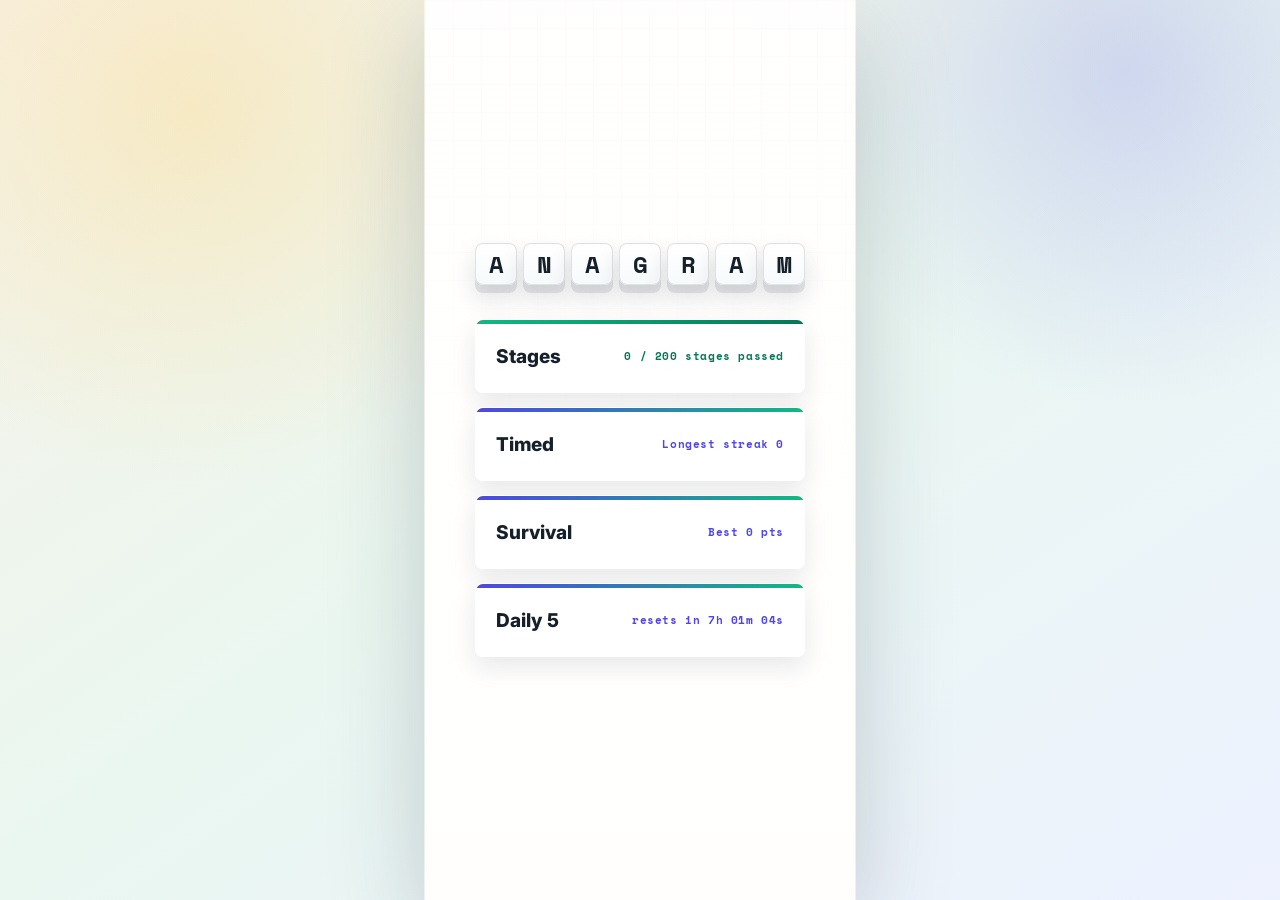
<file: index.html>
<!DOCTYPE html>
<html lang="en">
<head>
<meta charset="utf-8">
<meta name="viewport" content="width=device-width, initial-scale=1">
<title>Anagram</title>
<link rel="preconnect" href="https://fonts.googleapis.com">
<link href="https://fonts.googleapis.com/css2?family=Inter:wght@500;600;700;800&family=Space+Mono:wght@400;700&display=swap" rel="stylesheet">
<link rel="stylesheet" href="style.css">
</head>
<body>
<div id="app"></div>
<input id="kb-capture" type="text" autocomplete="off" autocorrect="off" autocapitalize="off" spellcheck="false" inputmode="text" enterkeyhint="done">
<script src="supplemental_words.js" defer></script>
<script src="words.js" defer></script>
<script src="share.js" defer></script>
<script src="game.js" defer></script>
<script src="render.js" defer></script>
<script src="main.js" defer></script>
</body>
</html>
</file>
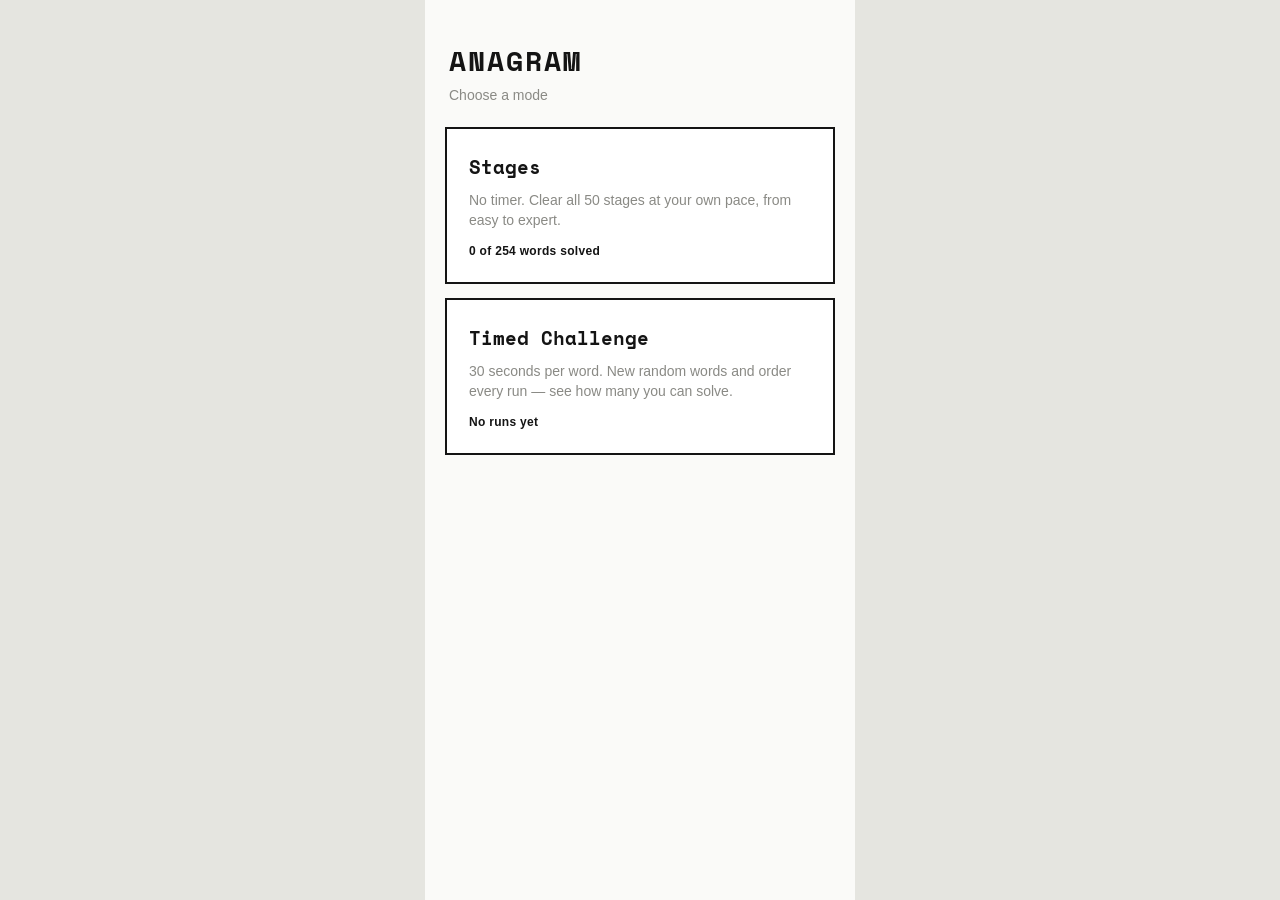
<file: Backup/v1/index.html>
<!DOCTYPE html>
<html lang="en">
<head>
<meta charset="utf-8">
<meta name="viewport" content="width=device-width, initial-scale=1">
<title>Anagram</title>
<link rel="preconnect" href="https://fonts.googleapis.com">
<link href="https://fonts.googleapis.com/css2?family=Space+Mono:wght@400;700&display=swap" rel="stylesheet">
<link rel="stylesheet" href="style.css">
</head>
<body>
<div id="app"></div>
<input id="kb-capture" type="text" autocomplete="off" autocorrect="off" autocapitalize="off" spellcheck="false" inputmode="text" enterkeyhint="done">
<script src="game.js"></script>
<script src="render.js"></script>
<script src="main.js"></script>
</body>
</html>
</file>
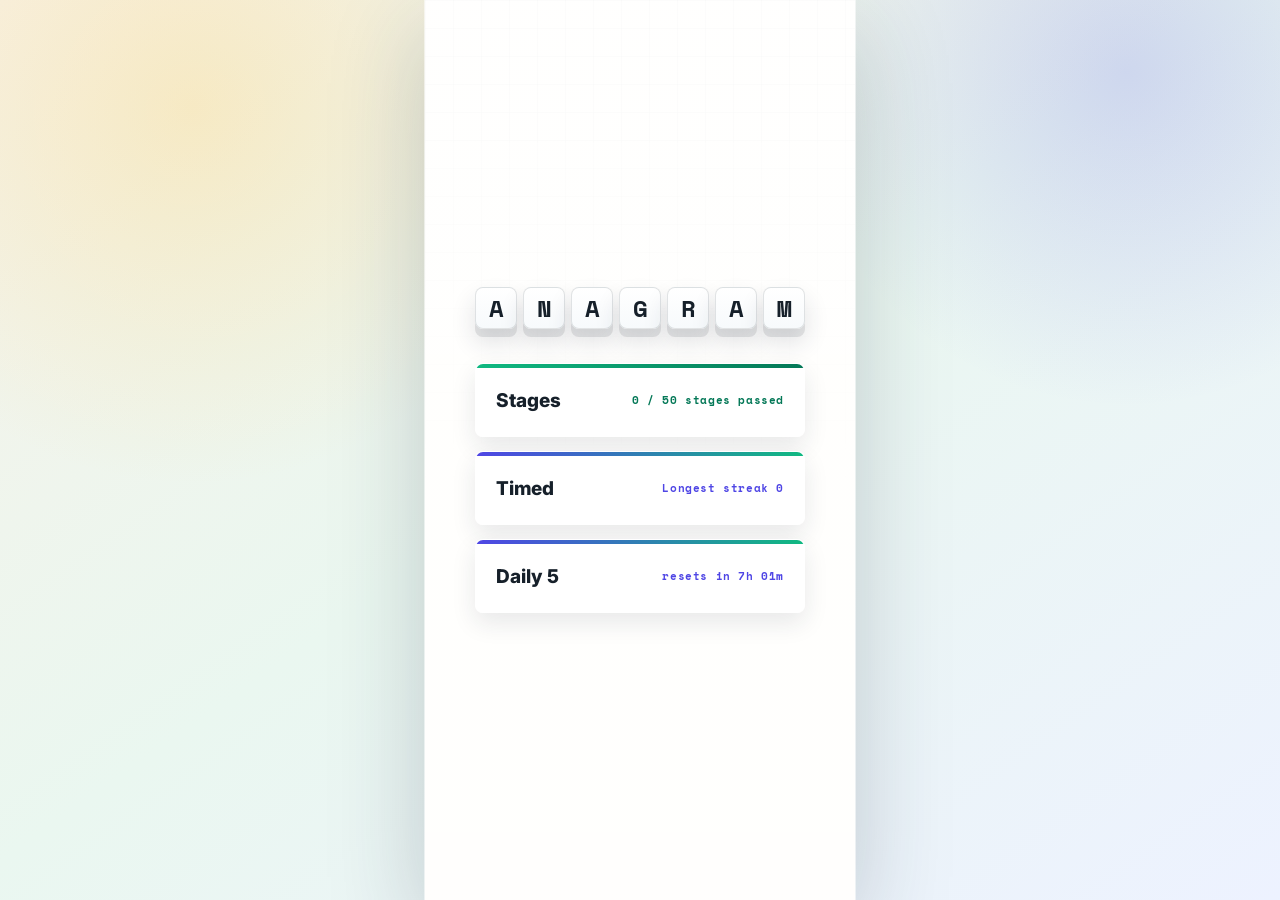
<file: Backup/v2/index.html>
<!DOCTYPE html>
<html lang="en">
<head>
<meta charset="utf-8">
<meta name="viewport" content="width=device-width, initial-scale=1">
<title>Anagram</title>
<link rel="preconnect" href="https://fonts.googleapis.com">
<link href="https://fonts.googleapis.com/css2?family=Inter:wght@500;600;700;800&family=Space+Mono:wght@400;700&display=swap" rel="stylesheet">
<link rel="stylesheet" href="style.css">
</head>
<body>
<div id="app"></div>
<input id="kb-capture" type="text" autocomplete="off" autocorrect="off" autocapitalize="off" spellcheck="false" inputmode="text" enterkeyhint="done">
<script src="game.js"></script>
<script src="render.js"></script>
<script src="main.js"></script>
</body>
</html>
</file>
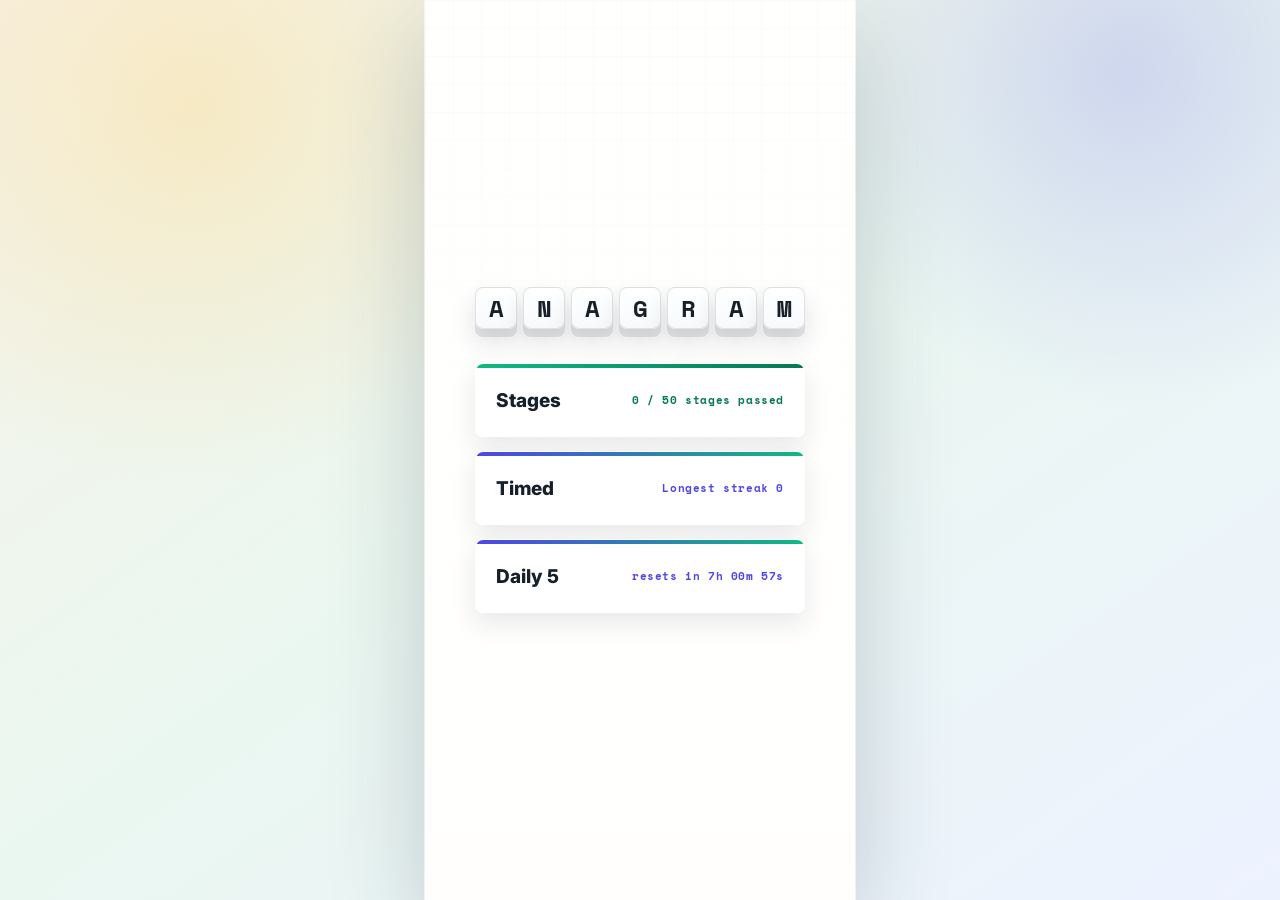
<file: Backup/v3/index.html>
<!DOCTYPE html>
<html lang="en">
<head>
<meta charset="utf-8">
<meta name="viewport" content="width=device-width, initial-scale=1">
<title>Anagram</title>
<link rel="preconnect" href="https://fonts.googleapis.com">
<link href="https://fonts.googleapis.com/css2?family=Inter:wght@500;600;700;800&family=Space+Mono:wght@400;700&display=swap" rel="stylesheet">
<link rel="stylesheet" href="style.css">
</head>
<body>
<div id="app"></div>
<input id="kb-capture" type="text" autocomplete="off" autocorrect="off" autocapitalize="off" spellcheck="false" inputmode="text" enterkeyhint="done">
<script src="supplemental_words.js"></script>
<script src="game.js"></script>
<script src="render.js"></script>
<script src="main.js"></script>
</body>
</html>
</file>
<file: style.css>
* { box-sizing: border-box; }

:root {
  --ink: #16202A;
  --muted: #697586;
  --soft: #94A3B8;
  --paper: #FFFDF7;
  --surface: rgba(255, 255, 255, 0.9);
  --surface-strong: #FFFFFF;
  --line: rgba(22, 32, 42, 0.1);
  --accent: #10B981;
  --accent-dark: #047857;
  --coral: #FF6B6B;
  --blue: #4F46E5;
  --gold: #F59E0B;
  --danger: #F43F5E;
  --shadow: 0 18px 45px rgba(32, 44, 63, 0.14);
  --shadow-soft: 0 10px 24px rgba(32, 44, 63, 0.1);
  --app-height: 100vh;
}

html, body {
  margin: 0;
  padding: 0;
  min-height: 100%;
  background:
    radial-gradient(circle at 15% 12%, rgba(255, 205, 86, 0.26), transparent 28%),
    radial-gradient(circle at 88% 8%, rgba(79, 70, 229, 0.18), transparent 24%),
    linear-gradient(145deg, #F7F2E8 0%, #EAF7F0 48%, #EDF2FF 100%);
}

body {
  font-family: Inter, Arial, Helvetica, sans-serif;
  color: var(--ink);
  -webkit-font-smoothing: antialiased;
}

button,
input {
  font: inherit;
}

#app {
  width: 100%;
  max-width: 430px;
  min-height: var(--app-height);
  margin: 0 auto;
  position: relative;
  color: var(--ink);
  overflow: hidden;
  background:
    linear-gradient(180deg, rgba(255,255,255,0.86), rgba(255,255,255,0.74)),
    var(--paper);
  box-shadow: 0 0 0 1px rgba(255,255,255,0.55), 0 30px 90px rgba(32, 44, 63, 0.22);
}

#app::before {
  content: "";
  position: absolute;
  inset: 0;
  pointer-events: none;
  background-image:
    linear-gradient(rgba(22, 32, 42, 0.035) 1px, transparent 1px),
    linear-gradient(90deg, rgba(22, 32, 42, 0.035) 1px, transparent 1px);
  background-size: 28px 28px;
  mask-image: linear-gradient(180deg, rgba(0,0,0,0.38), transparent 58%);
}

/* Invisible input used to summon the mobile on-screen keyboard. Kept in the
   viewport (not display:none) so browsers will actually focus it. */
#kb-capture {
  position: fixed;
  top: 0;
  left: 0;
  width: 1px;
  height: 1px;
  padding: 0;
  margin: 0;
  border: none;
  outline: none;
  opacity: 0;
  font-size: 16px;
  background: transparent;
  color: transparent;
  caret-color: transparent;
  z-index: -1;
}

.mono {
  font-family: 'Space Mono', monospace;
}

@keyframes wg-pop {
  0% { transform: translateY(12px) scale(0.94); opacity: 0; }
  100% { transform: translateY(0) scale(1); opacity: 1; }
}

/* ---------- Shared Screens ---------- */

.screen {
  display: flex;
  flex-direction: column;
  min-height: var(--app-height);
  position: relative;
  z-index: 1;
}

.play-screen {
  height: var(--app-height);
  overflow: hidden;
}

.screen-header {
  padding: 42px 24px 20px;
}

.app-title,
.screen-title {
  font-family: 'Space Mono', monospace;
  font-weight: 700;
  color: var(--ink);
}

.app-title {
  font-size: 30px;
  letter-spacing: 2px;
  display: inline-flex;
  align-items: center;
  gap: 10px;
}

.app-title::after {
  content: "";
  width: 11px;
  height: 11px;
  border-radius: 50%;
  background: var(--accent);
  box-shadow: 13px 0 0 var(--gold), 26px 0 0 var(--coral);
}

.app-subtitle {
  font-size: 14px;
  color: var(--muted);
  margin-top: 7px;
  font-weight: 600;
}

.back-link {
  font-size: 14px;
  font-weight: 800;
  color: var(--blue);
  cursor: pointer;
  margin: 0 0 16px;
  padding: 0;
  border: none;
  background: none;
  display: inline-block;
}

.screen-header .back-link {
  display: block;
  width: max-content;
}

.screen-title {
  font-size: 23px;
  letter-spacing: 1px;
}

/* ---------- Home ---------- */

.home-screen {
  align-items: center;
  justify-content: center;
  padding: 32px 24px;
}

.home-inner {
  width: 100%;
  max-width: 330px;
  display: flex;
  flex-direction: column;
  align-items: stretch;
  gap: 34px;
}

.home-title {
  display: grid;
  grid-template-columns: repeat(7, minmax(0, 1fr));
  gap: 6px;
  width: 100%;
}

.home-title-tile {
  aspect-ratio: 1;
  border: 1px solid rgba(22, 32, 42, 0.12);
  border-radius: 8px;
  background: linear-gradient(180deg, #FFFFFF, #F7FAFC);
  color: var(--ink);
  display: flex;
  align-items: center;
  justify-content: center;
  font-family: 'Space Mono', monospace;
  font-size: clamp(16px, 7vw, 24px);
  font-weight: 700;
  box-shadow: 0 8px 0 rgba(22, 32, 42, 0.1), 0 13px 24px rgba(32, 44, 63, 0.14);
}

.home-actions {
  display: flex;
  flex-direction: column;
  gap: 14px;
}

.home-choice {
  position: relative;
  width: 100%;
  min-height: 74px;
  border: 1px solid rgba(255,255,255,0.72);
  border-radius: 8px;
  background: var(--surface);
  color: var(--ink);
  cursor: pointer;
  display: flex;
  align-items: center;
  justify-content: space-between;
  gap: 16px;
  padding: 0 20px;
  text-align: left;
  box-shadow: 0 10px 24px rgba(32, 44, 63, 0.1);
  overflow: hidden;
  transition: transform 140ms ease, box-shadow 140ms ease;
}

.home-choice::before {
  content: "";
  position: absolute;
  inset: 0 0 auto 0;
  height: 4px;
  background: linear-gradient(90deg, var(--accent), var(--blue));
}

.home-choice.primary::before {
  background: linear-gradient(90deg, var(--accent), var(--accent-dark));
}

.home-choice:not(.primary)::before {
  background: linear-gradient(90deg, var(--blue), var(--accent));
}

.home-choice.completed {
  opacity: 0.76;
}

.home-choice.completed::before {
  background: var(--accent);
}

.home-choice-title {
  font-size: 19px;
  font-weight: 800;
}

.home-choice-meta {
  font-family: 'Space Mono', monospace;
  font-size: 11px;
  font-weight: 700;
  letter-spacing: 0.6px;
  color: var(--blue);
  text-align: right;
  line-height: 1.35;
}

.home-choice.primary .home-choice-meta {
  color: var(--accent-dark);
}

.home-choice:hover {
  transform: translateY(-1px);
  box-shadow: 0 14px 30px rgba(32, 44, 63, 0.14);
}

.home-choice:active {
  transform: translateY(1px);
}

.home-daily-complete {
  display: flex;
  flex-direction: column;
  gap: 8px;
}

.home-daily-row {
  display: grid;
  grid-template-columns: minmax(0, 1fr) auto;
  gap: 8px;
  align-items: center;
}

.home-daily-row .home-choice {
  min-width: 0;
}

.home-share-button {
  width: 52px;
  height: 38px;
  border: 1px solid rgba(255,255,255,0.72);
  border-radius: 8px;
  background: rgba(255,255,255,0.9);
  color: var(--accent-dark);
  cursor: pointer;
  font-size: 11px;
  font-weight: 800;
  box-shadow: 0 6px 14px rgba(32, 44, 63, 0.08);
  transition: transform 140ms ease, box-shadow 140ms ease, background 140ms ease;
}

.home-share-button:hover {
  background: rgba(255,255,255,1);
  transform: translateY(-1px);
  box-shadow: 0 10px 20px rgba(32, 44, 63, 0.12);
}

.home-share-button:active {
  transform: translateY(1px);
}

.home-share-status {
  font-family: 'Space Mono', monospace;
  font-size: 11px;
  font-weight: 700;
  color: var(--accent-dark);
  text-align: right;
}

/* ---------- Stage / Mode Select ---------- */

.stage-list {
  flex: 1;
  display: flex;
  flex-direction: column;
  padding: 4px 20px 22px;
  gap: 14px;
}

.stage-card,
.mode-card {
  position: relative;
  padding: 22px;
  background: var(--surface);
  border: 1px solid rgba(255,255,255,0.72);
  border-radius: 8px;
  box-shadow: var(--shadow-soft);
  overflow: hidden;
  transition: transform 160ms ease, box-shadow 160ms ease;
}

.stage-card {
  width: 100%;
  text-align: left;
  appearance: none;
  -webkit-appearance: none;
}

.stage-card:disabled {
  cursor: default;
}

.stage-card::before,
.mode-card::before {
  content: "";
  position: absolute;
  inset: 0 0 auto 0;
  height: 4px;
  background: linear-gradient(90deg, var(--accent), var(--blue), var(--coral));
}

.stage-card:hover,
.mode-card:hover {
  transform: translateY(-2px);
  box-shadow: var(--shadow);
}

.stage-card-top {
  display: flex;
  align-items: center;
  justify-content: space-between;
  margin-bottom: 10px;
}

.stage-card-label,
.stage-card-right,
.mode-card-meta,
.level-right,
.play-level-label {
  font-family: 'Space Mono', monospace;
  font-size: 12px;
  font-weight: 700;
  letter-spacing: 1px;
}

.stage-card-label {
  color: var(--muted);
}

.stage-card-right {
  padding: 5px 9px;
  border-radius: 999px;
  background: rgba(16, 185, 129, 0.1);
}

.stage-card-name {
  font-size: 19px;
  font-weight: 800;
  margin-bottom: 12px;
}

.progress-track {
  height: 8px;
  background: rgba(148, 163, 184, 0.18);
  border-radius: 999px;
  overflow: hidden;
}

.progress-fill {
  height: 100%;
  border-radius: inherit;
  box-shadow: inset 0 0 0 1px rgba(255,255,255,0.25);
}

.mode-card {
  padding: 25px 22px;
}

.mode-card-title {
  font-size: 20px;
  font-weight: 800;
  margin-bottom: 10px;
}

.mode-card-desc {
  font-size: 14px;
  color: var(--muted);
  line-height: 1.45;
  margin-bottom: 16px;
  font-weight: 600;
}

.mode-card-meta {
  color: var(--ink);
}

.stage-card-progress {
  font-size: 12px;
  color: var(--muted);
  margin-top: 9px;
  font-weight: 700;
}

/* ---------- Level Select ---------- */

.level-list {
  flex: 1;
  display: flex;
  flex-direction: column;
  padding-bottom: 18px;
}

.level-row {
  display: flex;
  align-items: center;
  gap: 15px;
  margin: 0 18px 10px;
  padding: 15px 16px;
  border: 1px solid rgba(255,255,255,0.72);
  border-radius: 8px;
  background: rgba(255,255,255,0.76);
  box-shadow: 0 8px 20px rgba(32, 44, 63, 0.08);
  text-align: left;
  appearance: none;
  -webkit-appearance: none;
  transition: transform 160ms ease, box-shadow 160ms ease;
}

.level-row:disabled {
  cursor: default;
}

.level-row:hover {
  transform: translateY(-1px);
  box-shadow: 0 12px 26px rgba(32, 44, 63, 0.11);
}

.level-badge {
  width: 48px;
  height: 48px;
  min-width: 48px;
  display: flex;
  align-items: center;
  justify-content: center;
  font-family: 'Space Mono', monospace;
  font-size: 18px;
  font-weight: 700;
  border-radius: 8px;
  box-shadow: inset 0 -3px 0 rgba(0,0,0,0.12);
}

.level-info {
  flex: 1;
  min-width: 0;
}

.level-clue {
  font-size: 15px;
  font-weight: 800;
  line-height: 1.25;
}

.level-meta {
  font-size: 12px;
  color: var(--muted);
  margin-top: 4px;
  letter-spacing: 0.2px;
  font-weight: 700;
}

.level-right {
  white-space: nowrap;
}

/* ---------- Play Level ---------- */

.play-header {
  display: flex;
  align-items: center;
  justify-content: space-between;
  gap: 12px;
  padding: 21px 20px 0;
}

.play-header .back-link {
  margin-bottom: 0;
  padding: 6px 0;
}

.play-level-label {
  color: var(--muted);
  text-align: right;
}

.play-timer {
  font-family: 'Space Mono', monospace;
  font-size: 16px;
  font-weight: 700;
  min-width: 38px;
  text-align: right;
}

.timer-track {
  height: 7px;
  background: rgba(148, 163, 184, 0.18);
  margin: 14px 20px 0;
  border-radius: 999px;
  overflow: hidden;
}

.timer-fill {
  height: 100%;
  border-radius: inherit;
  transition: width 1s linear;
}

.play-body {
  flex: 1;
  min-height: 0;
  display: flex;
  flex-direction: column;
  align-items: center;
  justify-content: center;
  padding: 20px 24px 18px;
  overflow-y: auto;
  -webkit-overflow-scrolling: touch;
  overscroll-behavior: contain;
}

.clue-label {
  font-family: 'Space Mono', monospace;
  font-size: 12px;
  font-weight: 700;
  letter-spacing: 1.5px;
  color: var(--accent-dark);
  margin-bottom: 10px;
  padding: 5px 10px;
  border-radius: 999px;
  background: rgba(16, 185, 129, 0.11);
}

.clue-text {
  font-size: 23px;
  font-weight: 800;
  text-align: center;
  line-height: 1.25;
  margin-bottom: 42px;
  max-width: 340px;
}

.slots-row {
  display: flex;
  justify-content: center;
  flex-wrap: nowrap;
  margin-bottom: 46px;
}

.tile {
  display: flex;
  align-items: center;
  justify-content: center;
  font-family: 'Space Mono', monospace;
  font-weight: 700;
  border: 1px solid rgba(22, 32, 42, 0.12);
  user-select: none;
}

.slot-tile {
  background: rgba(255,255,255,0.74);
  color: var(--ink);
  box-shadow: inset 0 0 0 2px rgba(22, 32, 42, 0.04), 0 8px 18px rgba(32, 44, 63, 0.08);
}

.slot-tile.filled {
  background: linear-gradient(145deg, #1F2937, #111827);
  color: #FFFFFF;
  cursor: pointer;
  box-shadow: 0 12px 24px rgba(17, 24, 39, 0.22), inset 0 1px 0 rgba(255,255,255,0.16);
}

.slot-tile.correct {
  cursor: default;
  color: #FFFFFF;
}

.hint-text {
  font-size: 12px;
  color: var(--muted);
  margin-bottom: 12px;
  letter-spacing: 0.2px;
  font-weight: 700;
}

.arcade-meta {
  width: min(100%, 280px);
  display: flex;
  justify-content: space-between;
  gap: 12px;
  color: var(--blue);
  font-family: 'Space Mono', monospace;
  font-size: 12px;
  font-weight: 700;
  letter-spacing: 0.5px;
  margin-bottom: 12px;
}

.arcade-bonus {
  min-height: 22px;
  color: var(--accent-dark);
  font-family: 'Space Mono', monospace;
  font-size: 13px;
  font-weight: 700;
  margin-bottom: 10px;
  animation: wg-pop 160ms ease-out;
}

.play-actions {
  display: flex;
  align-items: center;
  justify-content: center;
  gap: 10px;
  margin-bottom: 16px;
}

.shuffle-button {
  border: 1px solid rgba(22, 32, 42, 0.12);
  border-radius: 8px;
  background: rgba(255,255,255,0.86);
  color: var(--blue);
  cursor: pointer;
  font-family: 'Space Mono', monospace;
  font-size: 12px;
  font-weight: 700;
  letter-spacing: 1px;
  margin-bottom: 16px;
  min-height: 36px;
  padding: 0 16px;
  box-shadow: 0 8px 18px rgba(32, 44, 63, 0.08);
  transition: transform 120ms ease, box-shadow 120ms ease, color 120ms ease;
}

.play-actions .shuffle-button {
  margin-bottom: 0;
}

.shuffle-button.secondary {
  color: var(--muted);
}

.skip-penalty {
  color: var(--coral);
  font-family: 'Space Mono', monospace;
  font-size: 12px;
  font-weight: 700;
  line-height: 1;
}

.shuffle-button:hover {
  color: var(--accent-dark);
  transform: translateY(-1px);
  box-shadow: 0 11px 22px rgba(32, 44, 63, 0.11);
}

.shuffle-button:active {
  transform: translateY(1px);
  box-shadow: 0 5px 14px rgba(32, 44, 63, 0.08);
}

.tiles-row {
  display: flex;
  justify-content: center;
  flex-wrap: nowrap;
  flex: 0 0 auto;
}

.bank-tile {
  background: linear-gradient(180deg, #FFFFFF, #F7FAFC);
  color: var(--ink);
  cursor: pointer;
  box-shadow: 0 9px 0 rgba(22, 32, 42, 0.1), 0 14px 24px rgba(32, 44, 63, 0.14);
  transition: transform 120ms ease, box-shadow 120ms ease, opacity 120ms ease;
}

.bank-tile:hover {
  transform: translateY(-2px);
  box-shadow: 0 11px 0 rgba(22, 32, 42, 0.1), 0 18px 30px rgba(32, 44, 63, 0.16);
}

.bank-tile:active {
  transform: translateY(5px);
  box-shadow: 0 4px 0 rgba(22, 32, 42, 0.1), 0 8px 18px rgba(32, 44, 63, 0.12);
}

.bank-tile.used {
  opacity: 0.18;
  pointer-events: none;
  transform: translateY(5px);
  box-shadow: none;
}

.survival-play .play-body {
  justify-content: flex-start;
  padding-bottom: max(22px, env(safe-area-inset-bottom));
}

.survival-play .tiles-row {
  padding-bottom: 8px;
}

/* ---------- Modals ---------- */

.modal-overlay {
  position: absolute;
  inset: 0;
  background: rgba(15, 23, 42, 0.48);
  backdrop-filter: blur(10px);
  display: flex;
  align-items: center;
  justify-content: center;
  padding: 24px;
  z-index: 3;
}

.modal-card {
  background: rgba(255,255,255,0.94);
  border: 1px solid rgba(255,255,255,0.72);
  border-radius: 8px;
  padding: 36px 28px;
  width: 100%;
  max-width: 320px;
  text-align: center;
  animation: wg-pop 0.25s ease;
  box-shadow: var(--shadow);
}

.modal-icon {
  width: 58px;
  height: 58px;
  margin: 0 auto 18px;
  display: flex;
  align-items: center;
  justify-content: center;
  color: #FFFFFF;
  font-size: 26px;
  font-weight: 800;
  border-radius: 8px;
  box-shadow: 0 14px 26px rgba(16, 185, 129, 0.28);
}

.modal-title {
  font-size: 21px;
  font-weight: 800;
  margin-bottom: 8px;
}

.modal-word {
  font-family: 'Space Mono', monospace;
  font-size: 18px;
  font-weight: 700;
  letter-spacing: 2px;
  color: var(--muted);
  margin-bottom: 26px;
}

.btn-primary {
  background: linear-gradient(135deg, #111827, #273449);
  color: #FFFFFF;
  font-size: 15px;
  font-weight: 800;
  padding: 16px;
  cursor: pointer;
  border: none;
  border-radius: 8px;
  width: 100%;
  box-shadow: 0 12px 24px rgba(17, 24, 39, 0.22);
  transition: transform 140ms ease, box-shadow 140ms ease;
}

.btn-primary:hover {
  transform: translateY(-1px);
  box-shadow: 0 16px 30px rgba(17, 24, 39, 0.26);
}

.btn-primary:active {
  transform: translateY(1px);
}

/* ---------- Stage Complete / All Done ---------- */

.center-screen {
  min-height: var(--app-height);
  display: flex;
  flex-direction: column;
  align-items: center;
  justify-content: center;
  padding: 24px;
  text-align: center;
  position: relative;
  z-index: 1;
}

@media (max-height: 640px) {
  .play-header {
    padding: 12px 16px 0;
  }

  .play-header .back-link {
    padding: 3px 0;
  }

  .play-level-label,
  .play-timer {
    font-size: 13px;
  }

  .timer-track {
    height: 5px;
    margin: 8px 16px 0;
  }

  .play-body {
    justify-content: flex-start;
    padding: 8px 16px 10px;
  }

  .survival-play .play-body {
    padding-bottom: max(18px, env(safe-area-inset-bottom));
  }

  .clue-label {
    font-size: 10px;
    margin-bottom: 6px;
    padding: 4px 8px;
  }

  .clue-text {
    font-size: 18px;
    line-height: 1.18;
    margin-bottom: 14px;
    max-width: 320px;
  }

  .slots-row {
    margin-bottom: 16px;
  }

  .hint-text {
    font-size: 11px;
    margin-bottom: 8px;
  }

  .arcade-meta {
    font-size: 10px;
    margin-bottom: 6px;
  }

  .arcade-bonus {
    min-height: 16px;
    font-size: 11px;
    margin-bottom: 5px;
  }

  .play-actions {
    gap: 8px;
    margin-bottom: 10px;
  }

  .shuffle-button {
    font-size: 11px;
    min-height: 31px;
    margin-bottom: 10px;
    padding: 0 12px;
  }
}

@media (max-height: 560px) {
  .survival-play .play-header {
    padding-top: 8px;
  }

  .survival-play .timer-track {
    margin-top: 6px;
  }

  .survival-play .play-body {
    padding-top: 6px;
    gap: 0;
  }

  .survival-play .clue-label {
    margin-bottom: 5px;
  }

  .survival-play .clue-text {
    font-size: 16px;
    line-height: 1.14;
    margin-bottom: 10px;
  }

  .survival-play .slots-row {
    margin-bottom: 12px;
  }

  .survival-play .hint-text {
    margin-bottom: 6px;
  }

  .survival-play .play-actions {
    margin-bottom: 8px;
  }
}

.center-icon {
  width: 66px;
  height: 66px;
  margin-bottom: 22px;
  display: flex;
  align-items: center;
  justify-content: center;
  color: #FFFFFF;
  font-size: 30px;
  font-weight: 800;
  border-radius: 8px;
  box-shadow: 0 14px 30px rgba(16, 185, 129, 0.3);
}

.center-eyebrow {
  font-family: 'Space Mono', monospace;
  font-size: 12px;
  font-weight: 700;
  letter-spacing: 1.5px;
  color: var(--accent-dark);
  margin-bottom: 10px;
}

.center-title {
  font-size: 23px;
  font-weight: 800;
  margin-bottom: 32px;
}

.center-title-mono {
  font-family: 'Space Mono', monospace;
  font-size: 28px;
  font-weight: 700;
  margin-bottom: 10px;
  letter-spacing: 1px;
}

.center-desc {
  font-size: 14px;
  color: var(--muted);
  margin-bottom: 32px;
  max-width: 280px;
  font-weight: 600;
  line-height: 1.45;
}

.center-answer {
  font-family: 'Space Mono', monospace;
  font-size: 14px;
  font-weight: 700;
  letter-spacing: 1px;
  color: var(--ink);
  margin: 0 0 16px;
}

.share-status {
  font-family: 'Space Mono', monospace;
  font-size: 12px;
  font-weight: 700;
  color: var(--accent-dark);
  margin: -2px 0 18px;
}

.btn-primary.inline {
  padding: 16px 28px;
  width: auto;
  min-width: 168px;
}

@media (max-width: 360px) {
  .screen-header {
    padding-left: 20px;
    padding-right: 20px;
  }

  .stage-list {
    padding-left: 16px;
    padding-right: 16px;
  }

  .clue-text {
    font-size: 21px;
  }
}
</file>
<file: Backup/v1/style.css>
* { box-sizing: border-box; }

html, body {
  margin: 0;
  padding: 0;
  background: #E5E5E0;
}

body {
  font-family: Arial, Helvetica, sans-serif;
  color: #141414;
}

#app {
  width: 100%;
  max-width: 430px;
  min-height: 100vh;
  margin: 0 auto;
  position: relative;
  background: #FAFAF8;
  color: #141414;
  overflow: hidden;
}

/* Invisible input used to summon the mobile on-screen keyboard. Kept in the
   viewport (not display:none) so browsers will actually focus it. */
#kb-capture {
  position: fixed;
  top: 0;
  left: 0;
  width: 1px;
  height: 1px;
  padding: 0;
  margin: 0;
  border: none;
  outline: none;
  opacity: 0;
  font-size: 16px;
  background: transparent;
  color: transparent;
  caret-color: transparent;
  z-index: -1;
}

.mono {
  font-family: 'Space Mono', monospace;
}

@keyframes wg-pop {
  0% { transform: scale(0.85); opacity: 0; }
  100% { transform: scale(1); opacity: 1; }
}

/* ---------- Stage Select ---------- */

.screen {
  display: flex;
  flex-direction: column;
  min-height: 100vh;
}

.screen-header {
  padding: 40px 24px 20px;
}

.app-title {
  font-family: 'Space Mono', monospace;
  font-size: 28px;
  font-weight: 700;
  letter-spacing: 2px;
}

.app-subtitle {
  font-size: 14px;
  color: #8A8A85;
  margin-top: 6px;
}

.stage-list {
  flex: 1;
  display: flex;
  flex-direction: column;
  padding: 4px 20px 20px;
  gap: 14px;
}

.stage-card {
  padding: 22px;
  background: #FFFFFF;
  border: 2px solid #141414;
}

.stage-card-top {
  display: flex;
  align-items: center;
  justify-content: space-between;
  margin-bottom: 10px;
}

.stage-card-label {
  font-family: 'Space Mono', monospace;
  font-size: 12px;
  font-weight: 700;
  letter-spacing: 1.5px;
  color: #8A8A85;
}

.stage-card-right {
  font-size: 12px;
  font-weight: 700;
}

.stage-card-name {
  font-size: 19px;
  font-weight: 700;
  margin-bottom: 10px;
}

.progress-track {
  height: 6px;
  background: #ECECE8;
  overflow: hidden;
}

.progress-fill {
  height: 100%;
}

/* ---------- Mode Select ---------- */

.mode-card {
  padding: 24px 22px;
  background: #FFFFFF;
  border: 2px solid #141414;
}

.mode-card-title {
  font-family: 'Space Mono', monospace;
  font-size: 19px;
  font-weight: 700;
  margin-bottom: 10px;
}

.mode-card-desc {
  font-size: 14px;
  color: #8A8A85;
  line-height: 1.4;
  margin-bottom: 14px;
}

.mode-card-meta {
  font-size: 12px;
  font-weight: 700;
  letter-spacing: 0.3px;
  color: #141414;
}

.stage-card-progress {
  font-size: 12px;
  color: #A3A39C;
  margin-top: 8px;
}

/* ---------- Level Select ---------- */

.back-link {
  font-size: 14px;
  font-weight: 700;
  color: #8A8A85;
  cursor: pointer;
  margin-bottom: 14px;
  display: inline-block;
}

.screen-title {
  font-family: 'Space Mono', monospace;
  font-size: 22px;
  font-weight: 700;
  letter-spacing: 1px;
}

.level-list {
  flex: 1;
  display: flex;
  flex-direction: column;
}

.level-row {
  display: flex;
  align-items: center;
  gap: 16px;
  padding: 18px 24px;
  border-bottom: 1px solid #ECECE8;
}

.level-badge {
  width: 48px;
  height: 48px;
  min-width: 48px;
  display: flex;
  align-items: center;
  justify-content: center;
  font-family: 'Space Mono', monospace;
  font-size: 19px;
  font-weight: 700;
}

.level-info {
  flex: 1;
  min-width: 0;
}

.level-clue {
  font-size: 15px;
  font-weight: 700;
}

.level-meta {
  font-size: 12px;
  color: #A3A39C;
  margin-top: 3px;
  letter-spacing: 0.3px;
}

.level-right {
  font-size: 12px;
  font-weight: 700;
  letter-spacing: 0.5px;
  white-space: nowrap;
}

/* ---------- Play Level ---------- */

.play-header {
  display: flex;
  align-items: center;
  justify-content: space-between;
  padding: 20px 20px 0;
}

.play-header .back-link {
  margin-bottom: 0;
  padding: 6px 0;
}

.play-level-label {
  font-family: 'Space Mono', monospace;
  font-size: 13px;
  font-weight: 700;
  letter-spacing: 1px;
  color: #8A8A85;
}

.play-timer {
  font-family: 'Space Mono', monospace;
  font-size: 16px;
  font-weight: 700;
  min-width: 32px;
  text-align: right;
}

.timer-track {
  height: 3px;
  background: #ECECE8;
  margin: 12px 20px 0;
}

.timer-fill {
  height: 100%;
  transition: width 1s linear;
}

.play-body {
  flex: 1;
  display: flex;
  flex-direction: column;
  align-items: center;
  justify-content: center;
  padding: 20px 24px 0;
}

.clue-label {
  font-size: 12px;
  font-weight: 700;
  letter-spacing: 1.5px;
  color: #A3A39C;
  margin-bottom: 10px;
}

.clue-text {
  font-size: 22px;
  font-weight: 700;
  text-align: center;
  line-height: 1.3;
  margin-bottom: 44px;
  max-width: 340px;
}

.slots-row {
  display: flex;
  justify-content: center;
  flex-wrap: nowrap;
  margin-bottom: 48px;
}

.tile {
  display: flex;
  align-items: center;
  justify-content: center;
  font-family: 'Space Mono', monospace;
  font-weight: 700;
  border: 2px solid #141414;
}

.slot-tile {
  background: #FFFFFF;
  color: #141414;
}

.slot-tile.filled {
  background: #141414;
  color: #FFFFFF;
  cursor: pointer;
}

.slot-tile.correct {
  cursor: default;
}

.hint-text {
  font-size: 12px;
  color: #A3A39C;
  margin-bottom: 16px;
  letter-spacing: 0.3px;
}

.tiles-row {
  display: flex;
  justify-content: center;
  flex-wrap: nowrap;
}

.bank-tile {
  background: #FFFFFF;
  color: #141414;
  cursor: pointer;
}

.bank-tile.used {
  opacity: 0.15;
  pointer-events: none;
}

/* ---------- Modals ---------- */

.modal-overlay {
  position: absolute;
  inset: 0;
  background: rgba(20, 20, 20, 0.6);
  display: flex;
  align-items: center;
  justify-content: center;
  padding: 24px;
}

.modal-card {
  background: #FFFFFF;
  padding: 36px 28px;
  width: 100%;
  max-width: 320px;
  text-align: center;
  animation: wg-pop 0.25s ease;
}

.modal-icon {
  width: 56px;
  height: 56px;
  margin: 0 auto 18px;
  display: flex;
  align-items: center;
  justify-content: center;
  color: #FFFFFF;
  font-size: 26px;
  font-weight: 700;
}

.modal-title {
  font-size: 20px;
  font-weight: 700;
  margin-bottom: 8px;
}

.modal-word {
  font-family: 'Space Mono', monospace;
  font-size: 18px;
  font-weight: 700;
  letter-spacing: 2px;
  color: #8A8A85;
  margin-bottom: 26px;
}

.btn-primary {
  background: #141414;
  color: #FFFFFF;
  font-size: 15px;
  font-weight: 700;
  padding: 16px;
  cursor: pointer;
  border: none;
  width: 100%;
}

/* ---------- Stage Complete / All Done ---------- */

.center-screen {
  min-height: 100vh;
  display: flex;
  flex-direction: column;
  align-items: center;
  justify-content: center;
  padding: 24px;
  text-align: center;
}

.center-icon {
  width: 64px;
  height: 64px;
  margin-bottom: 22px;
  display: flex;
  align-items: center;
  justify-content: center;
  color: #FFFFFF;
  font-size: 30px;
  font-weight: 700;
}

.center-eyebrow {
  font-family: 'Space Mono', monospace;
  font-size: 12px;
  font-weight: 700;
  letter-spacing: 1.5px;
  color: #A3A39C;
  margin-bottom: 10px;
}

.center-title {
  font-size: 22px;
  font-weight: 700;
  margin-bottom: 32px;
}

.center-title-mono {
  font-family: 'Space Mono', monospace;
  font-size: 24px;
  font-weight: 700;
  margin-bottom: 10px;
  letter-spacing: 1px;
}

.center-desc {
  font-size: 14px;
  color: #8A8A85;
  margin-bottom: 32px;
  max-width: 280px;
}

.btn-primary.inline {
  padding: 16px 28px;
  width: auto;
}
</file>
<file: Backup/v2/style.css>
* { box-sizing: border-box; }

:root {
  --ink: #16202A;
  --muted: #697586;
  --soft: #94A3B8;
  --paper: #FFFDF7;
  --surface: rgba(255, 255, 255, 0.9);
  --surface-strong: #FFFFFF;
  --line: rgba(22, 32, 42, 0.1);
  --accent: #10B981;
  --accent-dark: #047857;
  --coral: #FF6B6B;
  --blue: #4F46E5;
  --gold: #F59E0B;
  --shadow: 0 18px 45px rgba(32, 44, 63, 0.14);
  --shadow-soft: 0 10px 24px rgba(32, 44, 63, 0.1);
}

html, body {
  margin: 0;
  padding: 0;
  min-height: 100%;
  background:
    radial-gradient(circle at 15% 12%, rgba(255, 205, 86, 0.26), transparent 28%),
    radial-gradient(circle at 88% 8%, rgba(79, 70, 229, 0.18), transparent 24%),
    linear-gradient(145deg, #F7F2E8 0%, #EAF7F0 48%, #EDF2FF 100%);
}

body {
  font-family: Inter, Arial, Helvetica, sans-serif;
  color: var(--ink);
  -webkit-font-smoothing: antialiased;
}

button,
input {
  font: inherit;
}

#app {
  width: 100%;
  max-width: 430px;
  min-height: 100vh;
  margin: 0 auto;
  position: relative;
  color: var(--ink);
  overflow: hidden;
  background:
    linear-gradient(180deg, rgba(255,255,255,0.86), rgba(255,255,255,0.74)),
    var(--paper);
  box-shadow: 0 0 0 1px rgba(255,255,255,0.55), 0 30px 90px rgba(32, 44, 63, 0.22);
}

#app::before {
  content: "";
  position: absolute;
  inset: 0;
  pointer-events: none;
  background-image:
    linear-gradient(rgba(22, 32, 42, 0.035) 1px, transparent 1px),
    linear-gradient(90deg, rgba(22, 32, 42, 0.035) 1px, transparent 1px);
  background-size: 28px 28px;
  mask-image: linear-gradient(180deg, rgba(0,0,0,0.38), transparent 58%);
}

/* Invisible input used to summon the mobile on-screen keyboard. Kept in the
   viewport (not display:none) so browsers will actually focus it. */
#kb-capture {
  position: fixed;
  top: 0;
  left: 0;
  width: 1px;
  height: 1px;
  padding: 0;
  margin: 0;
  border: none;
  outline: none;
  opacity: 0;
  font-size: 16px;
  background: transparent;
  color: transparent;
  caret-color: transparent;
  z-index: -1;
}

.mono {
  font-family: 'Space Mono', monospace;
}

@keyframes wg-pop {
  0% { transform: translateY(12px) scale(0.94); opacity: 0; }
  100% { transform: translateY(0) scale(1); opacity: 1; }
}

/* ---------- Shared Screens ---------- */

.screen {
  display: flex;
  flex-direction: column;
  min-height: 100vh;
  position: relative;
  z-index: 1;
}

.screen-header {
  padding: 42px 24px 20px;
}

.app-title,
.screen-title {
  font-family: 'Space Mono', monospace;
  font-weight: 700;
  color: var(--ink);
}

.app-title {
  font-size: 30px;
  letter-spacing: 2px;
  display: inline-flex;
  align-items: center;
  gap: 10px;
}

.app-title::after {
  content: "";
  width: 11px;
  height: 11px;
  border-radius: 50%;
  background: var(--accent);
  box-shadow: 13px 0 0 var(--gold), 26px 0 0 var(--coral);
}

.app-subtitle {
  font-size: 14px;
  color: var(--muted);
  margin-top: 7px;
  font-weight: 600;
}

.back-link {
  font-size: 14px;
  font-weight: 800;
  color: var(--blue);
  cursor: pointer;
  margin-bottom: 16px;
  display: inline-block;
}

.screen-header .back-link {
  display: block;
  width: max-content;
}

.screen-title {
  font-size: 23px;
  letter-spacing: 1px;
}

/* ---------- Home ---------- */

.home-screen {
  align-items: center;
  justify-content: center;
  padding: 32px 24px;
}

.home-inner {
  width: 100%;
  max-width: 330px;
  display: flex;
  flex-direction: column;
  align-items: stretch;
  gap: 34px;
}

.home-title {
  display: grid;
  grid-template-columns: repeat(7, minmax(0, 1fr));
  gap: 6px;
  width: 100%;
}

.home-title-tile {
  aspect-ratio: 1;
  border: 1px solid rgba(22, 32, 42, 0.12);
  border-radius: 8px;
  background: linear-gradient(180deg, #FFFFFF, #F7FAFC);
  color: var(--ink);
  display: flex;
  align-items: center;
  justify-content: center;
  font-family: 'Space Mono', monospace;
  font-size: clamp(16px, 7vw, 24px);
  font-weight: 700;
  box-shadow: 0 8px 0 rgba(22, 32, 42, 0.1), 0 13px 24px rgba(32, 44, 63, 0.14);
}

.home-actions {
  display: flex;
  flex-direction: column;
  gap: 14px;
}

.home-choice {
  position: relative;
  width: 100%;
  min-height: 74px;
  border: 1px solid rgba(255,255,255,0.72);
  border-radius: 8px;
  background: var(--surface);
  color: var(--ink);
  cursor: pointer;
  display: flex;
  align-items: center;
  justify-content: space-between;
  gap: 16px;
  padding: 0 20px;
  text-align: left;
  box-shadow: 0 10px 24px rgba(32, 44, 63, 0.1);
  overflow: hidden;
  transition: transform 140ms ease, box-shadow 140ms ease;
}

.home-choice::before {
  content: "";
  position: absolute;
  inset: 0 0 auto 0;
  height: 4px;
  background: linear-gradient(90deg, var(--accent), var(--blue));
}

.home-choice.primary::before {
  background: linear-gradient(90deg, var(--accent), var(--accent-dark));
}

.home-choice:not(.primary)::before {
  background: linear-gradient(90deg, var(--blue), var(--accent));
}

.home-choice.completed {
  opacity: 0.76;
}

.home-choice.completed::before {
  background: var(--accent);
}

.home-choice-title {
  font-size: 19px;
  font-weight: 800;
}

.home-choice-meta {
  font-family: 'Space Mono', monospace;
  font-size: 11px;
  font-weight: 700;
  letter-spacing: 0.6px;
  color: var(--blue);
  text-align: right;
  line-height: 1.35;
}

.home-choice.primary .home-choice-meta {
  color: var(--accent-dark);
}

.home-choice:hover {
  transform: translateY(-1px);
  box-shadow: 0 14px 30px rgba(32, 44, 63, 0.14);
}

.home-choice:active {
  transform: translateY(1px);
}

/* ---------- Stage / Mode Select ---------- */

.stage-list {
  flex: 1;
  display: flex;
  flex-direction: column;
  padding: 4px 20px 22px;
  gap: 14px;
}

.stage-card,
.mode-card {
  position: relative;
  padding: 22px;
  background: var(--surface);
  border: 1px solid rgba(255,255,255,0.72);
  border-radius: 8px;
  box-shadow: var(--shadow-soft);
  overflow: hidden;
  transition: transform 160ms ease, box-shadow 160ms ease;
}

.stage-card::before,
.mode-card::before {
  content: "";
  position: absolute;
  inset: 0 0 auto 0;
  height: 4px;
  background: linear-gradient(90deg, var(--accent), var(--blue), var(--coral));
}

.stage-card:hover,
.mode-card:hover {
  transform: translateY(-2px);
  box-shadow: var(--shadow);
}

.stage-card-top {
  display: flex;
  align-items: center;
  justify-content: space-between;
  margin-bottom: 10px;
}

.stage-card-label,
.stage-card-right,
.mode-card-meta,
.level-right,
.play-level-label {
  font-family: 'Space Mono', monospace;
  font-size: 12px;
  font-weight: 700;
  letter-spacing: 1px;
}

.stage-card-label {
  color: var(--muted);
}

.stage-card-right {
  padding: 5px 9px;
  border-radius: 999px;
  background: rgba(16, 185, 129, 0.1);
}

.stage-card-name {
  font-size: 19px;
  font-weight: 800;
  margin-bottom: 12px;
}

.progress-track {
  height: 8px;
  background: rgba(148, 163, 184, 0.18);
  border-radius: 999px;
  overflow: hidden;
}

.progress-fill {
  height: 100%;
  border-radius: inherit;
  box-shadow: inset 0 0 0 1px rgba(255,255,255,0.25);
}

.mode-card {
  padding: 25px 22px;
}

.mode-card-title {
  font-size: 20px;
  font-weight: 800;
  margin-bottom: 10px;
}

.mode-card-desc {
  font-size: 14px;
  color: var(--muted);
  line-height: 1.45;
  margin-bottom: 16px;
  font-weight: 600;
}

.mode-card-meta {
  color: var(--ink);
}

.stage-card-progress {
  font-size: 12px;
  color: var(--muted);
  margin-top: 9px;
  font-weight: 700;
}

/* ---------- Level Select ---------- */

.level-list {
  flex: 1;
  display: flex;
  flex-direction: column;
  padding-bottom: 18px;
}

.level-row {
  display: flex;
  align-items: center;
  gap: 15px;
  margin: 0 18px 10px;
  padding: 15px 16px;
  border: 1px solid rgba(255,255,255,0.72);
  border-radius: 8px;
  background: rgba(255,255,255,0.76);
  box-shadow: 0 8px 20px rgba(32, 44, 63, 0.08);
  transition: transform 160ms ease, box-shadow 160ms ease;
}

.level-row:hover {
  transform: translateY(-1px);
  box-shadow: 0 12px 26px rgba(32, 44, 63, 0.11);
}

.level-badge {
  width: 48px;
  height: 48px;
  min-width: 48px;
  display: flex;
  align-items: center;
  justify-content: center;
  font-family: 'Space Mono', monospace;
  font-size: 18px;
  font-weight: 700;
  border-radius: 8px;
  box-shadow: inset 0 -3px 0 rgba(0,0,0,0.12);
}

.level-info {
  flex: 1;
  min-width: 0;
}

.level-clue {
  font-size: 15px;
  font-weight: 800;
  line-height: 1.25;
}

.level-meta {
  font-size: 12px;
  color: var(--muted);
  margin-top: 4px;
  letter-spacing: 0.2px;
  font-weight: 700;
}

.level-right {
  white-space: nowrap;
}

/* ---------- Play Level ---------- */

.play-header {
  display: flex;
  align-items: center;
  justify-content: space-between;
  gap: 12px;
  padding: 21px 20px 0;
}

.play-header .back-link {
  margin-bottom: 0;
  padding: 6px 0;
}

.play-level-label {
  color: var(--muted);
  text-align: right;
}

.play-timer {
  font-family: 'Space Mono', monospace;
  font-size: 16px;
  font-weight: 700;
  min-width: 38px;
  text-align: right;
}

.timer-track {
  height: 7px;
  background: rgba(148, 163, 184, 0.18);
  margin: 14px 20px 0;
  border-radius: 999px;
  overflow: hidden;
}

.timer-fill {
  height: 100%;
  border-radius: inherit;
  transition: width 1s linear;
}

.play-body {
  flex: 1;
  display: flex;
  flex-direction: column;
  align-items: center;
  justify-content: center;
  padding: 20px 24px 18px;
}

.clue-label {
  font-family: 'Space Mono', monospace;
  font-size: 12px;
  font-weight: 700;
  letter-spacing: 1.5px;
  color: var(--accent-dark);
  margin-bottom: 10px;
  padding: 5px 10px;
  border-radius: 999px;
  background: rgba(16, 185, 129, 0.11);
}

.clue-text {
  font-size: 23px;
  font-weight: 800;
  text-align: center;
  line-height: 1.25;
  margin-bottom: 42px;
  max-width: 340px;
}

.slots-row {
  display: flex;
  justify-content: center;
  flex-wrap: nowrap;
  margin-bottom: 46px;
}

.tile {
  display: flex;
  align-items: center;
  justify-content: center;
  font-family: 'Space Mono', monospace;
  font-weight: 700;
  border: 1px solid rgba(22, 32, 42, 0.12);
  user-select: none;
}

.slot-tile {
  background: rgba(255,255,255,0.74);
  color: var(--ink);
  box-shadow: inset 0 0 0 2px rgba(22, 32, 42, 0.04), 0 8px 18px rgba(32, 44, 63, 0.08);
}

.slot-tile.filled {
  background: linear-gradient(145deg, #1F2937, #111827);
  color: #FFFFFF;
  cursor: pointer;
  box-shadow: 0 12px 24px rgba(17, 24, 39, 0.22), inset 0 1px 0 rgba(255,255,255,0.16);
}

.slot-tile.correct {
  cursor: default;
  color: #FFFFFF;
}

.hint-text {
  font-size: 12px;
  color: var(--muted);
  margin-bottom: 16px;
  letter-spacing: 0.2px;
  font-weight: 700;
}

.tiles-row {
  display: flex;
  justify-content: center;
  flex-wrap: nowrap;
}

.bank-tile {
  background: linear-gradient(180deg, #FFFFFF, #F7FAFC);
  color: var(--ink);
  cursor: pointer;
  box-shadow: 0 9px 0 rgba(22, 32, 42, 0.1), 0 14px 24px rgba(32, 44, 63, 0.14);
  transition: transform 120ms ease, box-shadow 120ms ease, opacity 120ms ease;
}

.bank-tile:hover {
  transform: translateY(-2px);
  box-shadow: 0 11px 0 rgba(22, 32, 42, 0.1), 0 18px 30px rgba(32, 44, 63, 0.16);
}

.bank-tile:active {
  transform: translateY(5px);
  box-shadow: 0 4px 0 rgba(22, 32, 42, 0.1), 0 8px 18px rgba(32, 44, 63, 0.12);
}

.bank-tile.used {
  opacity: 0.18;
  pointer-events: none;
  transform: translateY(5px);
  box-shadow: none;
}

/* ---------- Modals ---------- */

.modal-overlay {
  position: absolute;
  inset: 0;
  background: rgba(15, 23, 42, 0.48);
  backdrop-filter: blur(10px);
  display: flex;
  align-items: center;
  justify-content: center;
  padding: 24px;
  z-index: 3;
}

.modal-card {
  background: rgba(255,255,255,0.94);
  border: 1px solid rgba(255,255,255,0.72);
  border-radius: 8px;
  padding: 36px 28px;
  width: 100%;
  max-width: 320px;
  text-align: center;
  animation: wg-pop 0.25s ease;
  box-shadow: var(--shadow);
}

.modal-icon {
  width: 58px;
  height: 58px;
  margin: 0 auto 18px;
  display: flex;
  align-items: center;
  justify-content: center;
  color: #FFFFFF;
  font-size: 26px;
  font-weight: 800;
  border-radius: 8px;
  box-shadow: 0 14px 26px rgba(16, 185, 129, 0.28);
}

.modal-title {
  font-size: 21px;
  font-weight: 800;
  margin-bottom: 8px;
}

.modal-word {
  font-family: 'Space Mono', monospace;
  font-size: 18px;
  font-weight: 700;
  letter-spacing: 2px;
  color: var(--muted);
  margin-bottom: 26px;
}

.btn-primary {
  background: linear-gradient(135deg, #111827, #273449);
  color: #FFFFFF;
  font-size: 15px;
  font-weight: 800;
  padding: 16px;
  cursor: pointer;
  border: none;
  border-radius: 8px;
  width: 100%;
  box-shadow: 0 12px 24px rgba(17, 24, 39, 0.22);
  transition: transform 140ms ease, box-shadow 140ms ease;
}

.btn-primary:hover {
  transform: translateY(-1px);
  box-shadow: 0 16px 30px rgba(17, 24, 39, 0.26);
}

.btn-primary:active {
  transform: translateY(1px);
}

/* ---------- Stage Complete / All Done ---------- */

.center-screen {
  min-height: 100vh;
  display: flex;
  flex-direction: column;
  align-items: center;
  justify-content: center;
  padding: 24px;
  text-align: center;
  position: relative;
  z-index: 1;
}

.center-icon {
  width: 66px;
  height: 66px;
  margin-bottom: 22px;
  display: flex;
  align-items: center;
  justify-content: center;
  color: #FFFFFF;
  font-size: 30px;
  font-weight: 800;
  border-radius: 8px;
  box-shadow: 0 14px 30px rgba(16, 185, 129, 0.3);
}

.center-eyebrow {
  font-family: 'Space Mono', monospace;
  font-size: 12px;
  font-weight: 700;
  letter-spacing: 1.5px;
  color: var(--accent-dark);
  margin-bottom: 10px;
}

.center-title {
  font-size: 23px;
  font-weight: 800;
  margin-bottom: 32px;
}

.center-title-mono {
  font-family: 'Space Mono', monospace;
  font-size: 28px;
  font-weight: 700;
  margin-bottom: 10px;
  letter-spacing: 1px;
}

.center-desc {
  font-size: 14px;
  color: var(--muted);
  margin-bottom: 32px;
  max-width: 280px;
  font-weight: 600;
  line-height: 1.45;
}

.center-answer {
  font-family: 'Space Mono', monospace;
  font-size: 14px;
  font-weight: 700;
  letter-spacing: 1px;
  color: var(--ink);
  margin: 0 0 16px;
}

.share-status {
  font-family: 'Space Mono', monospace;
  font-size: 12px;
  font-weight: 700;
  color: var(--accent-dark);
  margin: -2px 0 18px;
}

.btn-primary.inline {
  padding: 16px 28px;
  width: auto;
  min-width: 168px;
}

@media (max-width: 360px) {
  .screen-header {
    padding-left: 20px;
    padding-right: 20px;
  }

  .stage-list {
    padding-left: 16px;
    padding-right: 16px;
  }

  .clue-text {
    font-size: 21px;
  }
}
</file>
<file: Backup/v3/style.css>
* { box-sizing: border-box; }

:root {
  --ink: #16202A;
  --muted: #697586;
  --soft: #94A3B8;
  --paper: #FFFDF7;
  --surface: rgba(255, 255, 255, 0.9);
  --surface-strong: #FFFFFF;
  --line: rgba(22, 32, 42, 0.1);
  --accent: #10B981;
  --accent-dark: #047857;
  --coral: #FF6B6B;
  --blue: #4F46E5;
  --gold: #F59E0B;
  --shadow: 0 18px 45px rgba(32, 44, 63, 0.14);
  --shadow-soft: 0 10px 24px rgba(32, 44, 63, 0.1);
}

html, body {
  margin: 0;
  padding: 0;
  min-height: 100%;
  background:
    radial-gradient(circle at 15% 12%, rgba(255, 205, 86, 0.26), transparent 28%),
    radial-gradient(circle at 88% 8%, rgba(79, 70, 229, 0.18), transparent 24%),
    linear-gradient(145deg, #F7F2E8 0%, #EAF7F0 48%, #EDF2FF 100%);
}

body {
  font-family: Inter, Arial, Helvetica, sans-serif;
  color: var(--ink);
  -webkit-font-smoothing: antialiased;
}

button,
input {
  font: inherit;
}

#app {
  width: 100%;
  max-width: 430px;
  min-height: 100vh;
  margin: 0 auto;
  position: relative;
  color: var(--ink);
  overflow: hidden;
  background:
    linear-gradient(180deg, rgba(255,255,255,0.86), rgba(255,255,255,0.74)),
    var(--paper);
  box-shadow: 0 0 0 1px rgba(255,255,255,0.55), 0 30px 90px rgba(32, 44, 63, 0.22);
}

#app::before {
  content: "";
  position: absolute;
  inset: 0;
  pointer-events: none;
  background-image:
    linear-gradient(rgba(22, 32, 42, 0.035) 1px, transparent 1px),
    linear-gradient(90deg, rgba(22, 32, 42, 0.035) 1px, transparent 1px);
  background-size: 28px 28px;
  mask-image: linear-gradient(180deg, rgba(0,0,0,0.38), transparent 58%);
}

/* Invisible input used to summon the mobile on-screen keyboard. Kept in the
   viewport (not display:none) so browsers will actually focus it. */
#kb-capture {
  position: fixed;
  top: 0;
  left: 0;
  width: 1px;
  height: 1px;
  padding: 0;
  margin: 0;
  border: none;
  outline: none;
  opacity: 0;
  font-size: 16px;
  background: transparent;
  color: transparent;
  caret-color: transparent;
  z-index: -1;
}

.mono {
  font-family: 'Space Mono', monospace;
}

@keyframes wg-pop {
  0% { transform: translateY(12px) scale(0.94); opacity: 0; }
  100% { transform: translateY(0) scale(1); opacity: 1; }
}

/* ---------- Shared Screens ---------- */

.screen {
  display: flex;
  flex-direction: column;
  min-height: 100vh;
  position: relative;
  z-index: 1;
}

.screen-header {
  padding: 42px 24px 20px;
}

.app-title,
.screen-title {
  font-family: 'Space Mono', monospace;
  font-weight: 700;
  color: var(--ink);
}

.app-title {
  font-size: 30px;
  letter-spacing: 2px;
  display: inline-flex;
  align-items: center;
  gap: 10px;
}

.app-title::after {
  content: "";
  width: 11px;
  height: 11px;
  border-radius: 50%;
  background: var(--accent);
  box-shadow: 13px 0 0 var(--gold), 26px 0 0 var(--coral);
}

.app-subtitle {
  font-size: 14px;
  color: var(--muted);
  margin-top: 7px;
  font-weight: 600;
}

.back-link {
  font-size: 14px;
  font-weight: 800;
  color: var(--blue);
  cursor: pointer;
  margin-bottom: 16px;
  display: inline-block;
}

.screen-header .back-link {
  display: block;
  width: max-content;
}

.screen-title {
  font-size: 23px;
  letter-spacing: 1px;
}

/* ---------- Home ---------- */

.home-screen {
  align-items: center;
  justify-content: center;
  padding: 32px 24px;
}

.home-inner {
  width: 100%;
  max-width: 330px;
  display: flex;
  flex-direction: column;
  align-items: stretch;
  gap: 34px;
}

.home-title {
  display: grid;
  grid-template-columns: repeat(7, minmax(0, 1fr));
  gap: 6px;
  width: 100%;
}

.home-title-tile {
  aspect-ratio: 1;
  border: 1px solid rgba(22, 32, 42, 0.12);
  border-radius: 8px;
  background: linear-gradient(180deg, #FFFFFF, #F7FAFC);
  color: var(--ink);
  display: flex;
  align-items: center;
  justify-content: center;
  font-family: 'Space Mono', monospace;
  font-size: clamp(16px, 7vw, 24px);
  font-weight: 700;
  box-shadow: 0 8px 0 rgba(22, 32, 42, 0.1), 0 13px 24px rgba(32, 44, 63, 0.14);
}

.home-actions {
  display: flex;
  flex-direction: column;
  gap: 14px;
}

.home-choice {
  position: relative;
  width: 100%;
  min-height: 74px;
  border: 1px solid rgba(255,255,255,0.72);
  border-radius: 8px;
  background: var(--surface);
  color: var(--ink);
  cursor: pointer;
  display: flex;
  align-items: center;
  justify-content: space-between;
  gap: 16px;
  padding: 0 20px;
  text-align: left;
  box-shadow: 0 10px 24px rgba(32, 44, 63, 0.1);
  overflow: hidden;
  transition: transform 140ms ease, box-shadow 140ms ease;
}

.home-choice::before {
  content: "";
  position: absolute;
  inset: 0 0 auto 0;
  height: 4px;
  background: linear-gradient(90deg, var(--accent), var(--blue));
}

.home-choice.primary::before {
  background: linear-gradient(90deg, var(--accent), var(--accent-dark));
}

.home-choice:not(.primary)::before {
  background: linear-gradient(90deg, var(--blue), var(--accent));
}

.home-choice.completed {
  opacity: 0.76;
}

.home-choice.completed::before {
  background: var(--accent);
}

.home-choice-title {
  font-size: 19px;
  font-weight: 800;
}

.home-choice-meta {
  font-family: 'Space Mono', monospace;
  font-size: 11px;
  font-weight: 700;
  letter-spacing: 0.6px;
  color: var(--blue);
  text-align: right;
  line-height: 1.35;
}

.home-choice.primary .home-choice-meta {
  color: var(--accent-dark);
}

.home-choice:hover {
  transform: translateY(-1px);
  box-shadow: 0 14px 30px rgba(32, 44, 63, 0.14);
}

.home-choice:active {
  transform: translateY(1px);
}

/* ---------- Stage / Mode Select ---------- */

.stage-list {
  flex: 1;
  display: flex;
  flex-direction: column;
  padding: 4px 20px 22px;
  gap: 14px;
}

.stage-card,
.mode-card {
  position: relative;
  padding: 22px;
  background: var(--surface);
  border: 1px solid rgba(255,255,255,0.72);
  border-radius: 8px;
  box-shadow: var(--shadow-soft);
  overflow: hidden;
  transition: transform 160ms ease, box-shadow 160ms ease;
}

.stage-card::before,
.mode-card::before {
  content: "";
  position: absolute;
  inset: 0 0 auto 0;
  height: 4px;
  background: linear-gradient(90deg, var(--accent), var(--blue), var(--coral));
}

.stage-card:hover,
.mode-card:hover {
  transform: translateY(-2px);
  box-shadow: var(--shadow);
}

.stage-card-top {
  display: flex;
  align-items: center;
  justify-content: space-between;
  margin-bottom: 10px;
}

.stage-card-label,
.stage-card-right,
.mode-card-meta,
.level-right,
.play-level-label {
  font-family: 'Space Mono', monospace;
  font-size: 12px;
  font-weight: 700;
  letter-spacing: 1px;
}

.stage-card-label {
  color: var(--muted);
}

.stage-card-right {
  padding: 5px 9px;
  border-radius: 999px;
  background: rgba(16, 185, 129, 0.1);
}

.stage-card-name {
  font-size: 19px;
  font-weight: 800;
  margin-bottom: 12px;
}

.progress-track {
  height: 8px;
  background: rgba(148, 163, 184, 0.18);
  border-radius: 999px;
  overflow: hidden;
}

.progress-fill {
  height: 100%;
  border-radius: inherit;
  box-shadow: inset 0 0 0 1px rgba(255,255,255,0.25);
}

.mode-card {
  padding: 25px 22px;
}

.mode-card-title {
  font-size: 20px;
  font-weight: 800;
  margin-bottom: 10px;
}

.mode-card-desc {
  font-size: 14px;
  color: var(--muted);
  line-height: 1.45;
  margin-bottom: 16px;
  font-weight: 600;
}

.mode-card-meta {
  color: var(--ink);
}

.stage-card-progress {
  font-size: 12px;
  color: var(--muted);
  margin-top: 9px;
  font-weight: 700;
}

/* ---------- Level Select ---------- */

.level-list {
  flex: 1;
  display: flex;
  flex-direction: column;
  padding-bottom: 18px;
}

.level-row {
  display: flex;
  align-items: center;
  gap: 15px;
  margin: 0 18px 10px;
  padding: 15px 16px;
  border: 1px solid rgba(255,255,255,0.72);
  border-radius: 8px;
  background: rgba(255,255,255,0.76);
  box-shadow: 0 8px 20px rgba(32, 44, 63, 0.08);
  transition: transform 160ms ease, box-shadow 160ms ease;
}

.level-row:hover {
  transform: translateY(-1px);
  box-shadow: 0 12px 26px rgba(32, 44, 63, 0.11);
}

.level-badge {
  width: 48px;
  height: 48px;
  min-width: 48px;
  display: flex;
  align-items: center;
  justify-content: center;
  font-family: 'Space Mono', monospace;
  font-size: 18px;
  font-weight: 700;
  border-radius: 8px;
  box-shadow: inset 0 -3px 0 rgba(0,0,0,0.12);
}

.level-info {
  flex: 1;
  min-width: 0;
}

.level-clue {
  font-size: 15px;
  font-weight: 800;
  line-height: 1.25;
}

.level-meta {
  font-size: 12px;
  color: var(--muted);
  margin-top: 4px;
  letter-spacing: 0.2px;
  font-weight: 700;
}

.level-right {
  white-space: nowrap;
}

/* ---------- Play Level ---------- */

.play-header {
  display: flex;
  align-items: center;
  justify-content: space-between;
  gap: 12px;
  padding: 21px 20px 0;
}

.play-header .back-link {
  margin-bottom: 0;
  padding: 6px 0;
}

.play-level-label {
  color: var(--muted);
  text-align: right;
}

.play-timer {
  font-family: 'Space Mono', monospace;
  font-size: 16px;
  font-weight: 700;
  min-width: 38px;
  text-align: right;
}

.timer-track {
  height: 7px;
  background: rgba(148, 163, 184, 0.18);
  margin: 14px 20px 0;
  border-radius: 999px;
  overflow: hidden;
}

.timer-fill {
  height: 100%;
  border-radius: inherit;
  transition: width 1s linear;
}

.play-body {
  flex: 1;
  display: flex;
  flex-direction: column;
  align-items: center;
  justify-content: center;
  padding: 20px 24px 18px;
}

.clue-label {
  font-family: 'Space Mono', monospace;
  font-size: 12px;
  font-weight: 700;
  letter-spacing: 1.5px;
  color: var(--accent-dark);
  margin-bottom: 10px;
  padding: 5px 10px;
  border-radius: 999px;
  background: rgba(16, 185, 129, 0.11);
}

.clue-text {
  font-size: 23px;
  font-weight: 800;
  text-align: center;
  line-height: 1.25;
  margin-bottom: 42px;
  max-width: 340px;
}

.slots-row {
  display: flex;
  justify-content: center;
  flex-wrap: nowrap;
  margin-bottom: 46px;
}

.tile {
  display: flex;
  align-items: center;
  justify-content: center;
  font-family: 'Space Mono', monospace;
  font-weight: 700;
  border: 1px solid rgba(22, 32, 42, 0.12);
  user-select: none;
}

.slot-tile {
  background: rgba(255,255,255,0.74);
  color: var(--ink);
  box-shadow: inset 0 0 0 2px rgba(22, 32, 42, 0.04), 0 8px 18px rgba(32, 44, 63, 0.08);
}

.slot-tile.filled {
  background: linear-gradient(145deg, #1F2937, #111827);
  color: #FFFFFF;
  cursor: pointer;
  box-shadow: 0 12px 24px rgba(17, 24, 39, 0.22), inset 0 1px 0 rgba(255,255,255,0.16);
}

.slot-tile.correct {
  cursor: default;
  color: #FFFFFF;
}

.hint-text {
  font-size: 12px;
  color: var(--muted);
  margin-bottom: 12px;
  letter-spacing: 0.2px;
  font-weight: 700;
}

.shuffle-button {
  border: 1px solid rgba(22, 32, 42, 0.12);
  border-radius: 8px;
  background: rgba(255,255,255,0.86);
  color: var(--blue);
  cursor: pointer;
  font-family: 'Space Mono', monospace;
  font-size: 12px;
  font-weight: 700;
  letter-spacing: 1px;
  margin-bottom: 16px;
  min-height: 36px;
  padding: 0 16px;
  box-shadow: 0 8px 18px rgba(32, 44, 63, 0.08);
  transition: transform 120ms ease, box-shadow 120ms ease, color 120ms ease;
}

.shuffle-button:hover {
  color: var(--accent-dark);
  transform: translateY(-1px);
  box-shadow: 0 11px 22px rgba(32, 44, 63, 0.11);
}

.shuffle-button:active {
  transform: translateY(1px);
  box-shadow: 0 5px 14px rgba(32, 44, 63, 0.08);
}

.tiles-row {
  display: flex;
  justify-content: center;
  flex-wrap: nowrap;
}

.bank-tile {
  background: linear-gradient(180deg, #FFFFFF, #F7FAFC);
  color: var(--ink);
  cursor: pointer;
  box-shadow: 0 9px 0 rgba(22, 32, 42, 0.1), 0 14px 24px rgba(32, 44, 63, 0.14);
  transition: transform 120ms ease, box-shadow 120ms ease, opacity 120ms ease;
}

.bank-tile:hover {
  transform: translateY(-2px);
  box-shadow: 0 11px 0 rgba(22, 32, 42, 0.1), 0 18px 30px rgba(32, 44, 63, 0.16);
}

.bank-tile:active {
  transform: translateY(5px);
  box-shadow: 0 4px 0 rgba(22, 32, 42, 0.1), 0 8px 18px rgba(32, 44, 63, 0.12);
}

.bank-tile.used {
  opacity: 0.18;
  pointer-events: none;
  transform: translateY(5px);
  box-shadow: none;
}

/* ---------- Modals ---------- */

.modal-overlay {
  position: absolute;
  inset: 0;
  background: rgba(15, 23, 42, 0.48);
  backdrop-filter: blur(10px);
  display: flex;
  align-items: center;
  justify-content: center;
  padding: 24px;
  z-index: 3;
}

.modal-card {
  background: rgba(255,255,255,0.94);
  border: 1px solid rgba(255,255,255,0.72);
  border-radius: 8px;
  padding: 36px 28px;
  width: 100%;
  max-width: 320px;
  text-align: center;
  animation: wg-pop 0.25s ease;
  box-shadow: var(--shadow);
}

.modal-icon {
  width: 58px;
  height: 58px;
  margin: 0 auto 18px;
  display: flex;
  align-items: center;
  justify-content: center;
  color: #FFFFFF;
  font-size: 26px;
  font-weight: 800;
  border-radius: 8px;
  box-shadow: 0 14px 26px rgba(16, 185, 129, 0.28);
}

.modal-title {
  font-size: 21px;
  font-weight: 800;
  margin-bottom: 8px;
}

.modal-word {
  font-family: 'Space Mono', monospace;
  font-size: 18px;
  font-weight: 700;
  letter-spacing: 2px;
  color: var(--muted);
  margin-bottom: 26px;
}

.btn-primary {
  background: linear-gradient(135deg, #111827, #273449);
  color: #FFFFFF;
  font-size: 15px;
  font-weight: 800;
  padding: 16px;
  cursor: pointer;
  border: none;
  border-radius: 8px;
  width: 100%;
  box-shadow: 0 12px 24px rgba(17, 24, 39, 0.22);
  transition: transform 140ms ease, box-shadow 140ms ease;
}

.btn-primary:hover {
  transform: translateY(-1px);
  box-shadow: 0 16px 30px rgba(17, 24, 39, 0.26);
}

.btn-primary:active {
  transform: translateY(1px);
}

/* ---------- Stage Complete / All Done ---------- */

.center-screen {
  min-height: 100vh;
  display: flex;
  flex-direction: column;
  align-items: center;
  justify-content: center;
  padding: 24px;
  text-align: center;
  position: relative;
  z-index: 1;
}

.center-icon {
  width: 66px;
  height: 66px;
  margin-bottom: 22px;
  display: flex;
  align-items: center;
  justify-content: center;
  color: #FFFFFF;
  font-size: 30px;
  font-weight: 800;
  border-radius: 8px;
  box-shadow: 0 14px 30px rgba(16, 185, 129, 0.3);
}

.center-eyebrow {
  font-family: 'Space Mono', monospace;
  font-size: 12px;
  font-weight: 700;
  letter-spacing: 1.5px;
  color: var(--accent-dark);
  margin-bottom: 10px;
}

.center-title {
  font-size: 23px;
  font-weight: 800;
  margin-bottom: 32px;
}

.center-title-mono {
  font-family: 'Space Mono', monospace;
  font-size: 28px;
  font-weight: 700;
  margin-bottom: 10px;
  letter-spacing: 1px;
}

.center-desc {
  font-size: 14px;
  color: var(--muted);
  margin-bottom: 32px;
  max-width: 280px;
  font-weight: 600;
  line-height: 1.45;
}

.center-answer {
  font-family: 'Space Mono', monospace;
  font-size: 14px;
  font-weight: 700;
  letter-spacing: 1px;
  color: var(--ink);
  margin: 0 0 16px;
}

.share-status {
  font-family: 'Space Mono', monospace;
  font-size: 12px;
  font-weight: 700;
  color: var(--accent-dark);
  margin: -2px 0 18px;
}

.btn-primary.inline {
  padding: 16px 28px;
  width: auto;
  min-width: 168px;
}

@media (max-width: 360px) {
  .screen-header {
    padding-left: 20px;
    padding-right: 20px;
  }

  .stage-list {
    padding-left: 16px;
    padding-right: 16px;
  }

  .clue-text {
    font-size: 21px;
  }
}
</file>
